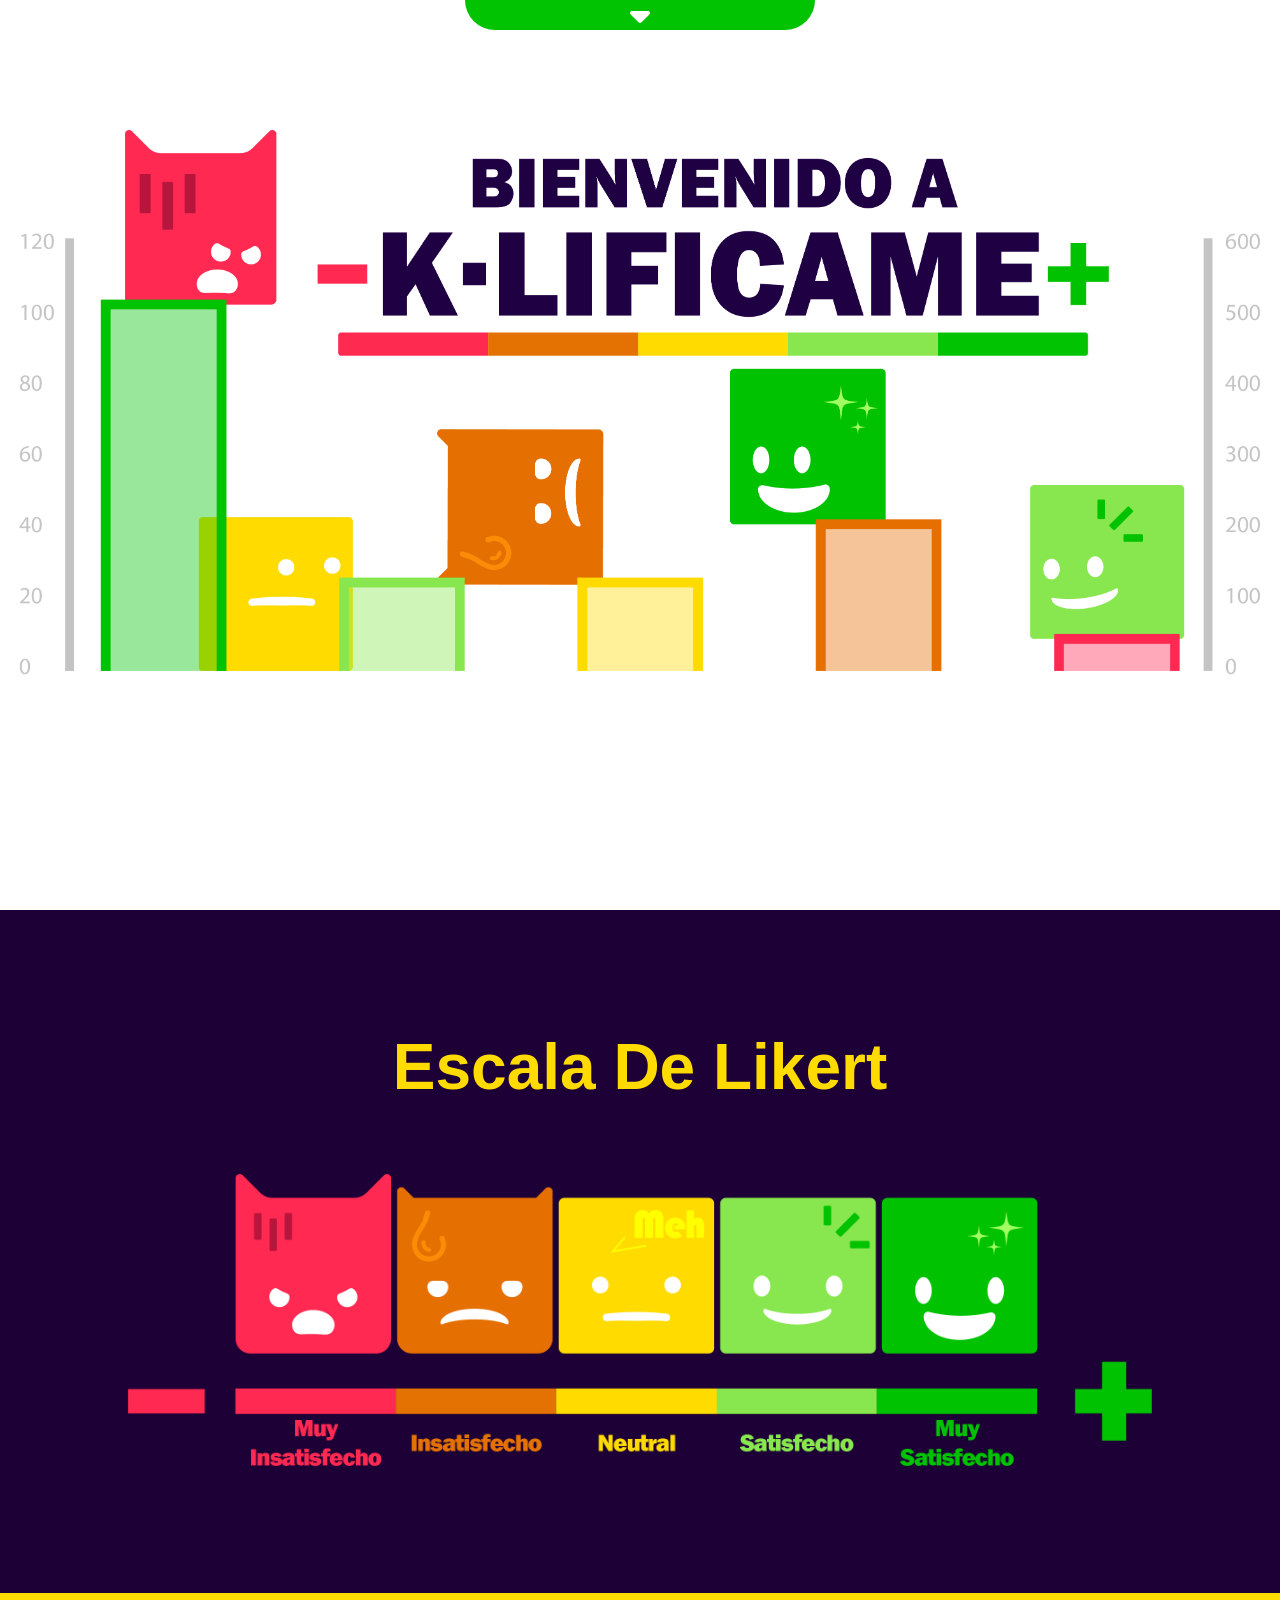
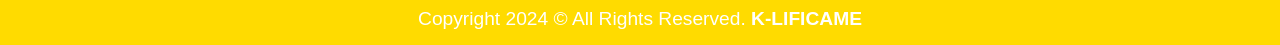
<file: index.html>
<!DOCTYPE html>
<html lang="es">

<head>
    <meta charset="UTF-8">
    <meta name="viewport" content="width=device-width, initial-scale=1.0">
    <!-- LOGO DE PESTAÑA -->
    <link rel="shortcut icon" href="img/Klificame Isotipo Color.png" type="image/x-icon">
    <!-- ESTILOS CSS -->
    <link rel="stylesheet" href="css/nav.css">
    <link rel="stylesheet" href="css/navigation.css">
    <link rel="stylesheet" href="css/footer.css">
    <link rel="stylesheet" href="css/home.css">
    <!-- FONT AWESOME -->
    <link rel="stylesheet" href="https://cdnjs.cloudflare.com/ajax/libs/font-awesome/6.4.0/css/all.min.css"
        integrity="sha512-iecdLmaskl7CVkqkXNQ/ZH/XLlvWZOJyj7Yy7tcenmpD1ypASozpmT/E0iPtmFIB46ZmdtAc9eNBvH0H/ZpiBw=="
        crossorigin="anonymous" referrerpolicy="no-referrer" />
    <title>K-LIFICAME</title>
    <script async src="https://pagead2.googlesyndication.com/pagead/js/adsbygoogle.js?client=ca-pub-9547226874325624"
     crossorigin="anonymous"></script>
</head>

<header>
    <!-- Si se va a ahorrar codigo esto deberia ser un include de PHP supongo -->
    <nav class="" id="nav">
        <div class="navContainer">
            <a href="index.html"><img src="img/Klificame Nav.png" alt="IMAGOTIPO K-LIFICAME" class="imagotipo"></a>
            <div class="containerIcon">
                <i class="fa-solid fa-bars menu navIcon" id="bars"></i>
                <i class="fa-solid fa-right-from-bracket exit navIcon"></i>
            </div>
        </div>
        <div class="lower" id="lowerInput">
            <i class="fa-solid fa-caret-up rowLower"></i>
        </div>
    </nav>
    <div class="true-menu" id="menu">
        <div class="menu-img">
            <img src="img/Klificame Isotipo Blanco.png" alt="ISOTIPO K-LIFICAME" class="img_navigation">
        </div>
        <div class="menu-options">
            <h1>Menú Principal</h1><br>
            <a href="index.html"><i class="fa-solid fa-house"></i> Inicio </a>
            <a href="newStatistics.html"><i class="fa-solid fa-chart-line"></i>
                Estadisticas Generales
            </a>
        </div>
    </div>
    <div class="background" id="bg_menu">
    </div>
    <!--FIN MENU-->
</header>

<body>
    <section class="container">
        <img src="img/Bienvenido Klificame.png" class="title" alt="Klificame Titulo">
        <div class="liker-scale">
            <h1 class="liker-title">Escala De Likert</h1>
            <img src="img/Escala Likert.png" class="liker-scale-img" alt="Escala De Liker">
        </div>
    </section>
    <script src="js/navigation.js"></script>
        <!-- COMIENZA EL FOOTER -->
    <footer class="pie-pagina">
        <div class="grupo-2">
            <small>Copyright 2024 &copy; All Rights Reserved. <b>K-LIFICAME</b></small>
        </div>
    </footer>
</body>

</html>
</file>
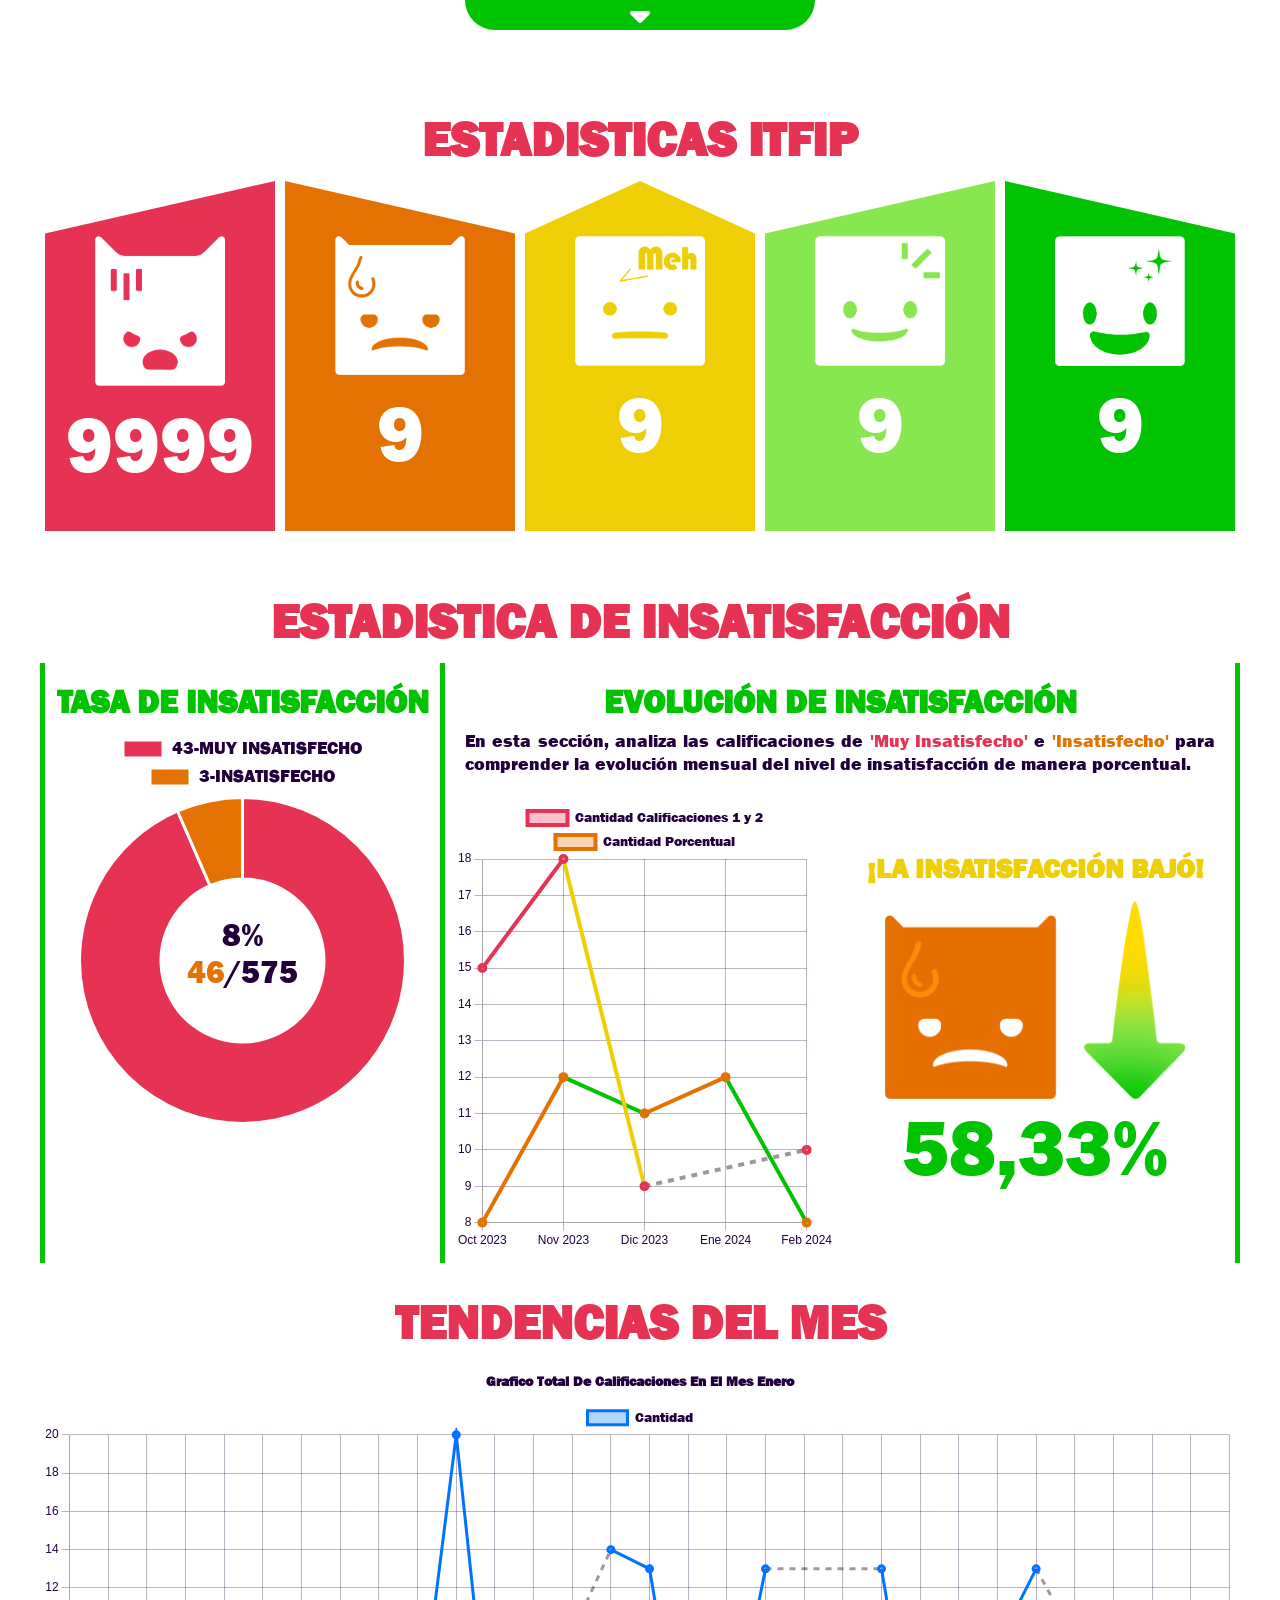
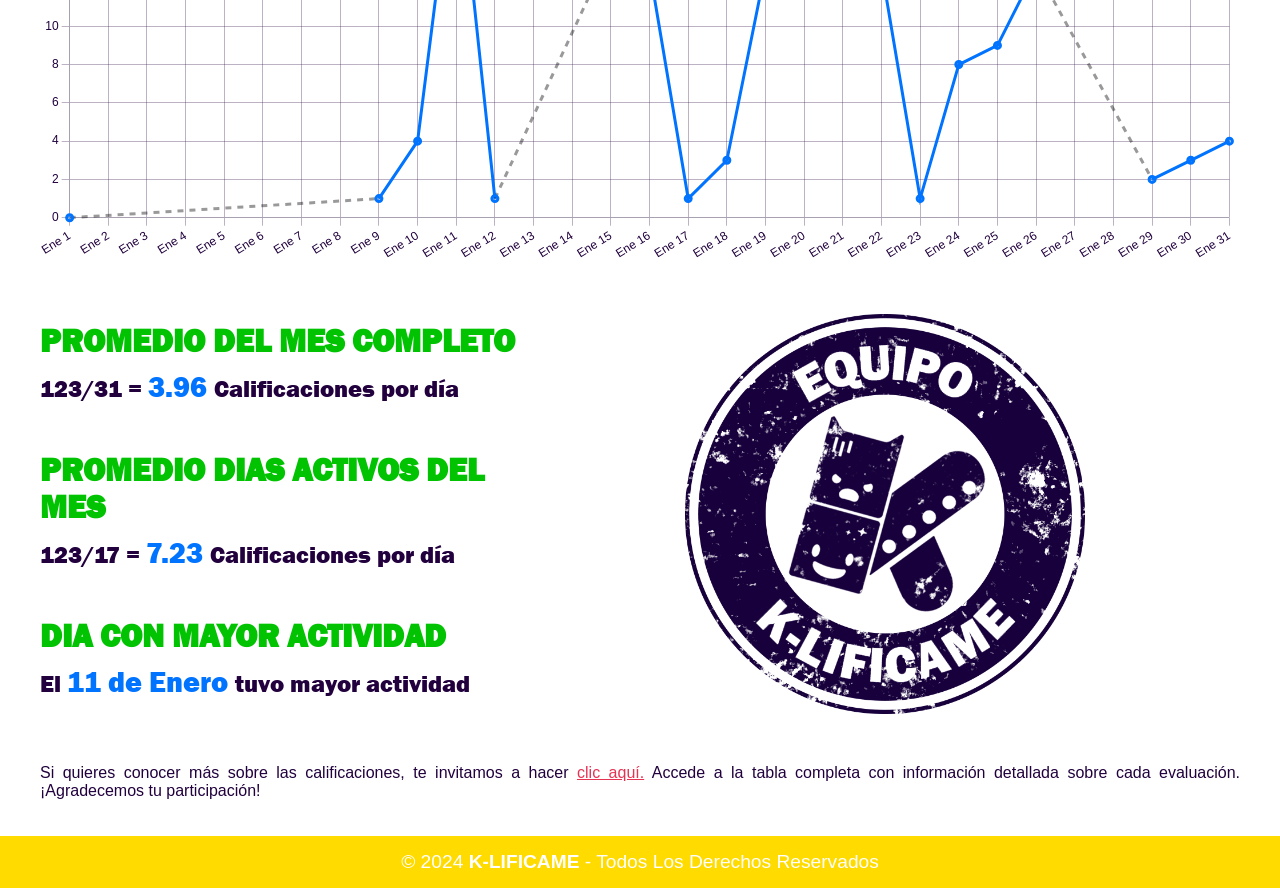
<file: newStatistics.html>
<!DOCTYPE html>
<html lang="es">

<head>
    <meta charset="UTF-8">
    <meta name="viewport" content="width=device-width, initial-scale=1.0">
    <!-- LOGO DE PESTAÑA -->
    <link rel="shortcut icon" href="img/Klificame Isotipo Color.png" type="image/x-icon">
    <!-- ESTILOS CSS -->
    <link rel="stylesheet" href="css/nav.css">
    <link rel="stylesheet" href="css/navigation.css">
    <link rel="stylesheet" href="css/footer.css">
    <link rel="stylesheet" href="css/statistics.css">
    <!-- FONT AWESOME -->
    <link rel="stylesheet" href="https://cdnjs.cloudflare.com/ajax/libs/font-awesome/6.4.0/css/all.min.css"
        integrity="sha512-iecdLmaskl7CVkqkXNQ/ZH/XLlvWZOJyj7Yy7tcenmpD1ypASozpmT/E0iPtmFIB46ZmdtAc9eNBvH0H/ZpiBw=="
        crossorigin="anonymous" referrerpolicy="no-referrer" />
    <title>K-LIFICAME</title>
    <script async src="https://pagead2.googlesyndication.com/pagead/js/adsbygoogle.js?client=ca-pub-9547226874325624"
     crossorigin="anonymous"></script>
</head>

<header>
        <!-- Si se va a ahorrar codigo esto deberia ser un include de PHP supongo -->
    <nav class="" id="nav">
        <div class="navContainer">
            <a href="index.html"><img src="img/Klificame Nav.png" alt="IMAGOTIPO K-LIFICAME" class="imagotipo"></a>
            <div class="containerIcon">
                <i class="fa-solid fa-bars menu navIcon" id="bars"></i>
                <i class="fa-solid fa-universal-access navIcon" id="accessibilityMenu"></i>
                <i class="fa-solid fa-file-pdf navIcon" id="report"></i>
                <i class="fa-solid fa-right-from-bracket exit navIcon"></i>
            </div>
        </div>
        <div class="lower" id="lowerInput">
            <i class="fa-solid fa-caret-up rowLower"></i>
        </div>
    </nav>
    <!--MENU ACCESIBILIDAD-->
    <div class="accessMenu" id="accessMenu">
        <div class="menu-img">
            <img src="img/Klificame Isotipo Blanco.png" alt="ISOTIPO K-LIFICAME" class="img_navigation">
        </div>
        <div class="menu-options">
            <h1>Accesibilidad</h1><br>
            <div class="optionDiv"><label for="darkTeme" id="darkModeInput"><i class="fa-solid fa-moon"></i> Tema Oscuro </label><input type="checkbox" id="darkTheme" name="scales" /></div>
        </div>
    </div>
    <div class="accessBackground" id="bg_access">
    </div>
    <!--MENU NORMAL-->
    <div class="true-menu" id="menu">
        <div class="menu-img">
            <img src="img/Klificame Isotipo Blanco.png" alt="ISOTIPO K-LIFICAME" class="img_navigation">
        </div>
        <div class="menu-options">
            <h1>Menú Principal</h1><br>
            <a href="index.html"><i class="fa-solid fa-house"></i> Inicio </a>
        </div>
    </div>
    <div class="background" id="bg_menu">
    </div>
    <!--FIN MENU-->
</header>

<body>
    <div class="container">
        <h1 class="title">ESTADISTICAS ITFIP</h1>
        <div class="calif-container" id="calif-container">
            <div class="Calif InActive1" id="Calif_1" style="background: #E63354;">
                <div class="statistic_container">
                    <div class="front">
                        <div class="scaleFace">
                            <img src="img/1_Blanco.png" id="Abrir_1" alt="Cara Muy Insatisfecho">
                            <p class="cantidad">9999</p>
                        </div>
                        <div class="DisActivePorcentajes ocultos" id="porcentajes_1">
                            <p class="porcentaje">8% Del Total</p>
                        </div>
                    </div>
                    <div class="DisActiveStatistic ocultos" id="statistic_1">
                        <div class="charts DisActiveCharts" id="chartBarContainer_1">
                             <canvas id="chartBar1" style="width: 100%; height: 100%;"></canvas>
                        </div>
                        <div class="charts DisActiveCharts" id="chartLineContainer_1">
                            <canvas id="chartLine1" style="width: 100%; height: 100%;"></canvas>
                       </div>
                    </div>
                    <div class="offices ocultos DisActiveChartOffice" id="chartOfiice1">
                        <p class="titleCal">MUY INSATISFECHO</p>
                        <div class="chart2">
                            <canvas id="chartBarHo1" style="width: 100%; height: 400px;"></canvas>
                        </div>
                    </div>
                </div>
            </div>
            <div class="Calif InActive2" id="Calif_2" style="background: #E47202;">
                <div class="statistic_container">
                    <div class="front">
                        <div class="scaleFace">
                            <img src="img/2_Blanco.png" id="Abrir_2" alt="Cara Muy Insatisfecho">
                            <p class="cantidad">9</p>
                        </div>
                        <div class="DisActivePorcentajes ocultos" id="porcentajes_2">
                            <p class="porcentaje">7.9% Del Total</p>
                        </div>
                    </div>
                    <div class="DisActiveStatistic ocultos" id="statistic_2">
                        <div class="charts DisActiveCharts" id="chartBarContainer_2">
                             <canvas id="chartBar2" style="width: 100%; height: 100%;"></canvas>
                        </div>
                        <div class="charts DisActiveCharts" id="chartLineContainer_2">
                            <canvas id="chartLine2" style="width: 100%; height: 100%;"></canvas>
                       </div>
                    </div>
                    <div class="offices ocultos DisActiveChartOffice" id="chartOfiice2">
                        <p class="titleCal">INSATISFECHO</p>
                        <div class="chart2">
                            <canvas id="chartBarHo2" style="width: 100%; height: 400px;"></canvas>
                        </div>
                    </div>
                </div>
            </div>
            <div class="Calif InActive3" id="Calif_3" style="background: #EECF05;">
                <div class="statistic_container">
                    <div class="front">
                        <div class="scaleFace">
                            <img src="img/3_Blanco.png" id="Abrir_3" alt="Cara Muy Insatisfecho">
                            <p class="cantidad">9</p>
                        </div>
                        <div class="DisActivePorcentajes ocultos" id="porcentajes_3">
                            <p class="porcentaje">7.9% Del Total</p>
                        </div>
                    </div>
                    <div class="DisActiveStatistic ocultos" id="statistic_3">
                        <div class="charts DisActiveCharts" id="chartBarContainer_3">
                             <canvas id="chartBar3" style="width: 100%; height: 100%;"></canvas>
                        </div>
                        <div class="charts DisActiveCharts" id="chartLineContainer_3">
                            <canvas id="chartLine3" style="width: 100%; height: 100%;"></canvas>
                       </div>
                    </div>
                    <div class="offices ocultos DisActiveChartOffice" id="chartOfiice3">
                        <p class="titleCal">NEUTRAL</p>
                        <div class="chart2">
                            <canvas id="chartBarHo3" style="width: 100%; height: 400px;"></canvas>
                        </div>
                    </div>
                </div>
            </div>
            <div class="Calif InActive1" id="Calif_4" style="background: #88E74F;">
                <div class="statistic_container">
                    <div class="front">
                        <div class="scaleFace">
                            <img src="img/4_Blanco.png" id="Abrir_4" alt="Cara Muy Insatisfecho">
                            <p class="cantidad">9</p>
                        </div>
                        <div class="DisActivePorcentajes ocultos" id="porcentajes_4">
                            <p class="porcentaje">7.9% Del Total</p>
                        </div>
                    </div>
                    <div class="DisActiveStatistic ocultos" id="statistic_4">
                        <div class="charts DisActiveCharts" id="chartBarContainer_4">
                             <canvas id="chartBar4" style="width: 100%; height: 100%;"></canvas>
                        </div>
                        <div class="charts DisActiveCharts" id="chartLineContainer_4">
                            <canvas id="chartLine4" style="width: 100%; height: 100%;"></canvas>
                       </div>
                    </div>
                    <div class="offices ocultos DisActiveChartOffice" id="chartOfiice4">
                        <p class="titleCal">SATISFECHO</p>
                        <div class="chart2">
                            <canvas id="chartBarHo4" style="width: 100%; height: 400px;"></canvas>
                        </div>
                    </div>
                </div>
            </div>
            <div class="Calif InActive2" id="Calif_5" style="background: #01C302;">
                <div class="statistic_container">
                    <div class="front">
                        <div class="scaleFace">
                            <img src="img/5_Blanco.png" id="Abrir_5" alt="Cara Muy Insatisfecho">
                            <p class="cantidad">9</p>
                        </div>
                        <div class="DisActivePorcentajes ocultos" id="porcentajes_5">
                            <p class="porcentaje">7.9% Del Total</p>
                        </div>
                    </div>
                    <div class="DisActiveStatistic ocultos" id="statistic_5">
                        <div class="charts DisActiveCharts" id="chartBarContainer_5">
                             <canvas id="chartBar5" style="width: 100%; height: 100%;"></canvas>
                        </div>
                        <div class="charts DisActiveCharts" id="chartLineContainer_5">
                            <canvas id="chartLine5" style="width: 100%; height: 100%;"></canvas>
                       </div>
                    </div>
                    <div class="offices ocultos DisActiveChartOffice" id="chartOfiice5">
                        <p class="titleCal">MUY SATISFECHO</p>
                        <div class="chart2">
                            <canvas id="chartBarHo5" style="width: 100%; height: 400px;"></canvas>
                        </div>
                    </div>
                </div>
            </div>
        </div><br><br>
        <h1 class="title">ESTADISTICA DE INSATISFACCIÓN</h1>
        <div class="dissatisfaction">
            <div class="dissatisfactionRate">
                <h2 class="subtitle">TASA DE INSATISFACCIÓN</h2>
                <canvas class="dissatisRateChart" id="chartDissatisRate"></canvas>
                <div class="RateP">
                    <p >8%</p>
                    <p><span>46</span>/575</p>
                </div> 
            </div>
            <div class="dissatisfactionEvolution">
                <h2 class="subtitle">EVOLUCIÓN DE INSATISFACCIÓN</h2>
                <p>En esta sección, analiza las calificaciones de <span class="Sp1"> 'Muy Insatisfecho' </span> e <span class="Sp2">'Insatisfecho'
                </span> para comprender la evolución mensual del nivel de insatisfacción de manera porcentual.</p>
                <div class="evolutionDissatis">
                    <div class="chartPercentage">
                        <canvas id="percentageChart" style="width: 100%; height: 100%;"></canvas>
                    </div>
                    <div class="percentage">
                        <h3 style="--colorSubtitulo: #EECF05;">¡LA INSATISFACCIÓN BAJÓ!</h3>
                        <img src="img/insatis_baja.png" alt="insatisfacción Bajo" class="InsatisEvoluImg">
                        <p class="percentageP" style="--colorPorcentaje: #01C302;">58,33%</p>
                    </div>
                </div>
            </div>
        </div>
        <h1 class="title">TENDENCIAS DEL MES</h1>
        <div class="monthTrends">
            <div class="monthTrendChartContainer">
                <canvas id="trendChart" style="width: 100%; height: 100%;"></canvas>
            </div>
            <div class="averages">
                <div class="average">
                    <h2 class="subtitle">PROMEDIO DEL MES COMPLETO</h2>
                    <P>123/31 = <span> 3.96 </span> Calificaciones por día</P>
                    <h2 class="subtitle">PROMEDIO DIAS ACTIVOS DEL MES</h2>
                    <P>123/17 = <span> 7.23 </span> Calificaciones por día</P>
                    <h2 class="subtitle">DIA CON MAYOR ACTIVIDAD</h2>
                    <P>El <span> 11 de Enero </span> tuvo mayor actividad</P>
                </div>
                <div class="sello">
                    <img class="selloLigth" src="img/sello.png" alt="Sello Equipo K-LIFICAME">
                    <img class="selloDark" src="img/selloDark.png" alt="Sello Equipo K-LIFICAME">
                </div>
            </div> 
        </div>
        <div class="Pfinal">
            <p class="viewMore">Si quieres conocer más sobre las calificaciones, te invitamos a hacer <a href="">clic aquí.</a> 
                Accede a la tabla completa con información detallada sobre cada evaluación. ¡Agradecemos tu participación!</p>
        </div>
    </div><br><br>
    <!-- COMIENZA EL FOOTER -->
    <footer class="pie-pagina">
        <div class="grupo-2">
            <small>&copy; 2024 <b>K-LIFICAME</b> - Todos Los Derechos Reservados</small>
        </div>
    </footer>
    <!--    SweetAlert2    -->
    <script src="js/cdn.jsdelivr.net_npm_sweetalert2@9.js"></script>
    <!--CHART.JS-->
    <script src="js/cdn.jsdelivr.net_npm_chart.js"></script>
    <script src="js/statistics.js"></script>
    <script src="js/navigation.js"></script>
    <script src="js/darkMode.js"></script>
    <script src="js/report.js"></script>
    <script>

document.addEventListener('DOMContentLoaded', function() {
    const darkModeInput = document.getElementById("darkModeInput");
    const darkThemeBox = document.getElementById("darkTheme");

    const chartBar1 = document.getElementById("chartBar1").getContext("2d");
    const chartBar2 = document.getElementById("chartBar2").getContext("2d");
    const chartBar3 = document.getElementById("chartBar3").getContext("2d");
    const chartBar4 = document.getElementById("chartBar4").getContext("2d");
    const chartBar5 = document.getElementById("chartBar5").getContext("2d");

    const chartLine1 = document.getElementById("chartLine1").getContext("2d");
    const chartLine2 = document.getElementById("chartLine2").getContext("2d");
    const chartLine3 = document.getElementById("chartLine3").getContext("2d");
    const chartLine4 = document.getElementById("chartLine4").getContext("2d");
    const chartLine5 = document.getElementById("chartLine5").getContext("2d");

    const chartBarHo1 = document.getElementById("chartBarHo1").getContext("2d");
    const chartBarHo2 = document.getElementById("chartBarHo2").getContext("2d");
    const chartBarHo3 = document.getElementById("chartBarHo3").getContext("2d");
    const chartBarHo4 = document.getElementById("chartBarHo4").getContext("2d");
    const chartBarHo5 = document.getElementById("chartBarHo5").getContext("2d");

    const chartDissatisRate = document.getElementById("chartDissatisRate").getContext("2d");
    const percentageChart = document.getElementById('percentageChart').getContext('2d');

    const trendChart = document.getElementById("trendChart").getContext("2d");
 
    const skippedWhite = (ctx, value) => ctx.p0.skip || ctx.p1.skip ? value : undefined;
    const skipped = (ctx, value) => ctx.p0.skip || ctx.p1.skip ? value : undefined;
    const down = (ctx, value) => ctx.p0.parsed.y > ctx.p1.parsed.y ? value : undefined;

    var borderColorPie;
    var chartColor;
    var chartGridColor;
    var skippedColor;

    function DarkModeCharts(){
        // Obtenemos el modo actual
        if (localStorage.getItem('dark-mode') === 'true') {
            borderColorPie = "#21003d";
            chartColor = "#fff";
            chartGridColor = "#ffffff4d";
            skippedColor = 'rgb(255,255,255,0.6)';
            darkThemeBox.checked = true;
        } else {                                            //DEPENDIENDO DE SI EN EL STORAGE ESTE ACTIVO O NO ES EL TEMA
            borderColorPie = "#fff";       //  QUE SE APLICARA A LA PAGINA
            chartColor = "#21003d";
            chartGridColor = "#21003d4d";
            skippedColor = 'rgb(0,0,0,0.4)';
            darkThemeBox.checked = false;
        }
    };

    DarkModeCharts();
    cargarGraficos();
    setInterval(DarkModeCharts, 100); // Consultar cada segundo


    var chartWeek_1 = new Chart(chartBar1, {
        type: "bar",
        data: {
            labels: ["15 ene - 19 ene", "22 ene - 26 ene"],
            datasets: [{
                label: "MUY INSATISFECHO",
                data: [4, 5],
                borderColor: '#FFFFFF',
                backgroundColor: '#FFFFFF4D',
                borderWidth: 3,
            }]
        },
        options: {
            plugins: {
                title: {
                    display: true,
                    text: "Grafico De Calificaciones En Las Semanas De Enero",
                    color: '#FFFFFF', // Color del texto del título
                },
                legend: {
                    labels: {
                        color: '#FFFFFF',  // Cambiar el color del texto del conjunto de datos
                        font: {
                            family: 'Franklin Gothic Heavy' 
                        }
                }
                }
            },
            scales: {
                x: {
                    ticks: {
                        color: '#FFFFFF',
                    },
                    grid: {
                        color: '#FFFFFF81'  // Color de las líneas del eje y
                    }
                },
                y: {
                    ticks: {
                        color: '#FFFFFF',
                    },
                    grid: {
                        color: '#FFFFFF81'  // Color de las líneas del eje y
                    }
                }
            }
        }
    });

    var chartMoths_1 = new Chart(chartLine1, {
        type: "line",
        data: {
            labels: ["Oct 2023", "Nov 2023", "Dic 2023", "Ene 2024"],
            datasets: [{
                label: "MUY INSATISFECHO",
                data: [7, 4, NaN, 9],
                borderColor: '#FFFFFF',
                backgroundColor: '#FFFFFF4D',
                borderWidth: 3,
                segment: {
                borderColor: ctx => skippedWhite(ctx, 'rgb(255,255,255,0.5)'),
                borderDash: ctx => skippedWhite(ctx, [6, 6]),
            },
            spanGaps: true
            }]
        },
        options: {
            plugins: {
                title: {
                    display: true,
                    text: "Grafico De Comparación Con Los Meses Anteriores",
                    color: '#FFFFFF', // Color del texto del título
                },
                legend: {
                    labels: {
                        color: '#FFFFFF',  // Cambiar el color del texto del conjunto de datos
                        font: {
                            family: 'Franklin Gothic Heavy' 
                        }
                }
                }
            },
            scales: {
                x: {
                    ticks: {
                        color: '#FFFFFF',
                    },
                    grid: {
                        color: '#FFFFFF81'  // Color de las líneas del eje y
                    }
                },
                y: {
                    ticks: {
                        color: '#FFFFFF',
                    },
                    grid: {
                        color: '#FFFFFF81'  // Color de las líneas del eje y
                    }
                }
            }
        }
    });

    var chartOffices_1 = new Chart(chartBarHo1, {
        type: "bar",
        data: {
            labels: ["Atención", "Vicerrectoria", "Atención", "Vicerrectoria", "Atención", "Vicerrectoria"],
            datasets: [{
                label: "MUY INSATISFECHO",
                data: [2, 7,5,6,9,12],
                borderColor: '#FFFFFF',
                backgroundColor: '#FFFFFF4D',
                borderWidth: 3,
            }]
        },
        options: {
            indexAxis: 'y', // Indica que el eje X debe ser horizontal
            responsive: true,
            plugins: {
                title: {
                    display: true,
                    text: "Grafico De Distribución Por Oficinas",
                    color: '#FFFFFF', // Color del texto del título
                },
                legend: {
                    labels: {
                        color: '#FFFFFF',  // Cambiar el color del texto del conjunto de datos
                        font: {
                            family: 'Franklin Gothic Heavy' 
                        }
                }
                }
            },
            scales: {
                x: {
                    ticks: {
                        color: '#FFFFFF',
                    },
                    grid: {
                        color: '#FFFFFF81'  // Color de las líneas del eje y
                    }
                },
                y: {
                    ticks: {
                        color: '#FFFFFF',
                    },
                    grid: {
                        color: '#FFFFFF81'  // Color de las líneas del eje y
                    }
                }
            }
        }
    });


    var chartWeek_2 = new Chart(chartBar2, {
        type: "bar",
        data: {
            labels: ["15 ene - 19 ene", "22 ene - 26 ene"],
            datasets: [{
                label: "INSATISFECHO",
                data: [4, 5],
                borderColor: '#FFFFFF',
                backgroundColor: '#FFFFFF4D',
                borderWidth: 3,
            }]
        },
        options: {
            plugins: {
                title: {
                    display: true,
                    text: "Grafico De Calificaciones En Las Semanas De Enero",
                    color: '#FFFFFF', // Color del texto del título
                },
                legend: {
                    labels: {
                        color: '#FFFFFF',  // Cambiar el color del texto del conjunto de datos
                        font: {
                            family: 'Franklin Gothic Heavy' 
                        }
                }
                }
            },
            scales: {
                x: {
                    ticks: {
                        color: '#FFFFFF',
                    },
                    grid: {
                        color: '#FFFFFF81'  // Color de las líneas del eje y
                    }
                },
                y: {
                    ticks: {
                        color: '#FFFFFF',
                    },
                    grid: {
                        color: '#FFFFFF81'  // Color de las líneas del eje y
                    }
                }
            }
        }
    });

    var chartMoths_2 = new Chart(chartLine2, {
        type: "line",
        data: {
            labels: ["Oct 2023", "Nov 2023", "Dic 2023", "Ene 2024"],
            datasets: [{
                label: "INSATISFECHO",
                data: [7, 4, 5, 9],
                borderColor: '#FFFFFF',
                backgroundColor: '#FFFFFF4D',
                borderWidth: 3,
                segment: {
                borderColor: ctx => skippedWhite(ctx, 'rgb(255,255,255,0.5)'),
                borderDash: ctx => skippedWhite(ctx, [6, 6]),
            },
            spanGaps: true
            }]
        },
        options: {
            plugins: {
                title: {
                    display: true,
                    text: "Grafico De Comparación Con Los Meses Anteriores",
                    color: '#FFFFFF', // Color del texto del título
                },
                legend: {
                    labels: {
                        color: '#FFFFFF',  // Cambiar el color del texto del conjunto de datos
                        font: {
                            family: 'Franklin Gothic Heavy' 
                        }
                }
                }
            },
            scales: {
                x: {
                    ticks: {
                        color: '#FFFFFF',
                    },
                    grid: {
                        color: '#FFFFFF81'  // Color de las líneas del eje y
                    }
                },
                y: {
                    ticks: {
                        color: '#FFFFFF',
                    },
                    grid: {
                        color: '#FFFFFF81'  // Color de las líneas del eje y
                    }
                }
            }
        }
    });

    var chartOffices_2 = new Chart(chartBarHo2, {
        type: "bar",
        data: {
            labels: ["Atención", "Vicerrectoria"],
            datasets: [{
                label: "INSATISFECHO",
                data: [2, 7],
                borderColor: '#FFFFFF',
                backgroundColor: '#FFFFFF4D',
                borderWidth: 3,
            }]
        },
        options: {
            indexAxis: 'y', // Indica que el eje X debe ser horizontal
            responsive: true,
            plugins: {
                title: {
                    display: true,
                    text: "Grafico De Distribución Por Oficinas",
                    color: '#FFFFFF', // Color del texto del título
                },
                legend: {
                    labels: {
                        color: '#FFFFFF',  // Cambiar el color del texto del conjunto de datos
                        font: {
                            family: 'Franklin Gothic Heavy' 
                        }
                }
                }
            },
            scales: {
                x: {
                    ticks: {
                        color: '#FFFFFF',
                    },
                    grid: {
                        color: '#FFFFFF81'  // Color de las líneas del eje y
                    }
                },
                y: {
                    ticks: {
                        color: '#FFFFFF',
                    },
                    grid: {
                        color: '#FFFFFF81'  // Color de las líneas del eje y
                    }
                }
            }
        }
    });


    var chartWeek_3 = new Chart(chartBar3, {
        type: "bar",
        data: {
            labels: ["15 ene - 19 ene", "22 ene - 26 ene"],
            datasets: [{
                label: "NEUTRAL",
                data: [4, 5],
                borderColor: '#FFFFFF',
                backgroundColor: '#FFFFFF4D',
                borderWidth: 3,
            }]
        },
        options: {
            plugins: {
                title: {
                    display: true,
                    text: "Grafico De Calificaciones En Las Semanas De Enero",
                    color: '#FFFFFF', // Color del texto del título
                },
                legend: {
                    labels: {
                        color: '#FFFFFF',  // Cambiar el color del texto del conjunto de datos
                        font: {
                            family: 'Franklin Gothic Heavy' 
                        }
                }
                }
            },
            scales: {
                x: {
                    ticks: {
                        color: '#FFFFFF',
                    },
                    grid: {
                        color: '#FFFFFF81'  // Color de las líneas del eje y
                    }
                },
                y: {
                    ticks: {
                        color: '#FFFFFF',
                    },
                    grid: {
                        color: '#FFFFFF81'  // Color de las líneas del eje y
                    }
                }
            }
        }
    });

    var chartMoths_3 = new Chart(chartLine3, {
        type: "line",
        data: {
            labels: ["Oct 2023", "Nov 2023", "Dic 2023", "Ene 2024"],
            datasets: [{
                label: "NEUTRAL",
                data: [7, 4, 5, 9],
                borderColor: '#FFFFFF',
                backgroundColor: '#FFFFFF4D',
                borderWidth: 3,
                segment: {
                borderColor: ctx => skippedWhite(ctx, 'rgb(255,255,255,0.5)'),
                borderDash: ctx => skippedWhite(ctx, [6, 6]),
            },
            spanGaps: true
            }]
        },
        options: {
            plugins: {
                title: {
                    display: true,
                    text: "Grafico De Comparación Con Los Meses Anteriores",
                    color: '#FFFFFF', // Color del texto del título
                },
                legend: {
                    labels: {
                        color: '#FFFFFF',  // Cambiar el color del texto del conjunto de datos
                        font: {
                            family: 'Franklin Gothic Heavy' 
                        }
                }
                }
            },
            scales: {
                x: {
                    ticks: {
                        color: '#FFFFFF',
                    },
                    grid: {
                        color: '#FFFFFF81'  // Color de las líneas del eje y
                    }
                },
                y: {
                    ticks: {
                        color: '#FFFFFF',
                    },
                    grid: {
                        color: '#FFFFFF81'  // Color de las líneas del eje y
                    }
                }
            }
        }
    });

    var chartOffices_3 = new Chart(chartBarHo3, {
        type: "bar",
        data: {
            labels: ["Atención", "Vicerrectoria"],
            datasets: [{
                label: "NEUTRAL",
                data: [2, 7],
                borderColor: '#FFFFFF',
                backgroundColor: '#FFFFFF4D',
                borderWidth: 3,
            }]
        },
        options: {
            indexAxis: 'y', // Indica que el eje X debe ser horizontal
            responsive: true,
            plugins: {
                title: {
                    display: true,
                    text: "Grafico De Distribución Por Oficinas",
                    color: '#FFFFFF', // Color del texto del título
                },
                legend: {
                    labels: {
                        color: '#FFFFFF',  // Cambiar el color del texto del conjunto de datos
                        font: {
                            family: 'Franklin Gothic Heavy' 
                        }
                }
                }
            },
            scales: {
                x: {
                    ticks: {
                        color: '#FFFFFF',
                    },
                    grid: {
                        color: '#FFFFFF81'  // Color de las líneas del eje y
                    }
                },
                y: {
                    ticks: {
                        color: '#FFFFFF',
                    },
                    grid: {
                        color: '#FFFFFF81'  // Color de las líneas del eje y
                    }
                }
            }
        }
    });


    var chartWeek_4 = new Chart(chartBar4, {
        type: "bar",
        data: {
            labels: ["15 ene - 19 ene", "22 ene - 26 ene"],
            datasets: [{
                label: "SATISFECHO",
                data: [4, 5],
                borderColor: '#FFFFFF',
                backgroundColor: '#FFFFFF4D',
                borderWidth: 3,
            }]
        },
        options: {
            plugins: {
                title: {
                    display: true,
                    text: "Grafico De Calificaciones En Las Semanas De Enero",
                    color: '#FFFFFF', // Color del texto del título
                },
                legend: {
                    labels: {
                        color: '#FFFFFF',  // Cambiar el color del texto del conjunto de datos
                        font: {
                            family: 'Franklin Gothic Heavy' 
                        }
                }
                }
            },
            scales: {
                x: {
                    ticks: {
                        color: '#FFFFFF',
                    },
                    grid: {
                        color: '#FFFFFF81'  // Color de las líneas del eje y
                    }
                },
                y: {
                    ticks: {
                        color: '#FFFFFF',
                    },
                    grid: {
                        color: '#FFFFFF81'  // Color de las líneas del eje y
                    }
                }
            }
        }
    });

    var chartMoths_4 = new Chart(chartLine4, {
        type: "line",
        data: {
            labels: ["Oct 2023", "Nov 2023", "Dic 2023", "Ene 2024"],
            datasets: [{
                label: "SATISFECHO",
                data: [7, 4, 5, 9],
                borderColor: '#FFFFFF',
                backgroundColor: '#FFFFFF4D',
                borderWidth: 3,
                segment: {
                borderColor: ctx => skippedWhite(ctx, 'rgb(255,255,255,0.5)'),
                borderDash: ctx => skippedWhite(ctx, [6, 6]),
            },
            spanGaps: true
            }]
        },
        options: {
            plugins: {
                title: {
                    display: true,
                    text: "Grafico De Comparación Con Los Meses Anteriores",
                    color: '#FFFFFF', // Color del texto del título
                },
                legend: {
                    labels: {
                        color: '#FFFFFF',  // Cambiar el color del texto del conjunto de datos
                        font: {
                            family: 'Franklin Gothic Heavy' 
                        }
                }
                }
            },
            scales: {
                x: {
                    ticks: {
                        color: '#FFFFFF',
                    },
                    grid: {
                        color: '#FFFFFF81'  // Color de las líneas del eje y
                    }
                },
                y: {
                    ticks: {
                        color: '#FFFFFF',
                    },
                    grid: {
                        color: '#FFFFFF81'  // Color de las líneas del eje y
                    }
                }
            }
        }
    });

    var chartOffices_4 = new Chart(chartBarHo4, {
        type: "bar",
        data: {
            labels: ["Atención", "Vicerrectoria"],
            datasets: [{
                label: "SATISFECHO",
                data: [2, 7],
                borderColor: '#FFFFFF',
                backgroundColor: '#FFFFFF4D',
                borderWidth: 3,
            }]
        },
        options: {
            indexAxis: 'y', // Indica que el eje X debe ser horizontal
            responsive: true,
            plugins: {
                title: {
                    display: true,
                    text: "Grafico De Distribución Por Oficinas",
                    color: '#FFFFFF', // Color del texto del título
                },
                legend: {
                    labels: {
                        color: '#FFFFFF',  // Cambiar el color del texto del conjunto de datos
                        font: {
                            family: 'Franklin Gothic Heavy' 
                        }
                }
                }
            },
            scales: {
                x: {
                    ticks: {
                        color: '#FFFFFF',
                    },
                    grid: {
                        color: '#FFFFFF81'  // Color de las líneas del eje y
                    }
                },
                y: {
                    ticks: {
                        color: '#FFFFFF',
                    },
                    grid: {
                        color: '#FFFFFF81'  // Color de las líneas del eje y
                    }
                }
            }
        }
    });


    var chartWeek_5 = new Chart(chartBar5, {
        type: "bar",
        data: {
            labels: ["15 ene - 19 ene", "22 ene - 26 ene"],
            datasets: [{
                label: "MUY SATISFECHO",
                data: [4, 5],
                borderColor: '#FFFFFF',
                backgroundColor: '#FFFFFF4D',
                borderWidth: 3,
            }]
        },
        options: {
            plugins: {
                title: {
                    display: true,
                    text: "Grafico De Calificaciones En Las Semanas De Enero",
                    color: '#FFFFFF', // Color del texto del título
                },
                legend: {
                    labels: {
                        color: '#FFFFFF',  // Cambiar el color del texto del conjunto de datos
                        font: {
                            family: 'Franklin Gothic Heavy' 
                        }
                }
                }
            },
            scales: {
                x: {
                    ticks: {
                        color: '#FFFFFF',
                    },
                    grid: {
                        color: '#FFFFFF81'  // Color de las líneas del eje y
                    }
                },
                y: {
                    ticks: {
                        color: '#FFFFFF',
                    },
                    grid: {
                        color: '#FFFFFF81'  // Color de las líneas del eje y
                    }
                }
            }
        }
    });

    var chartMoths_5 = new Chart(chartLine5, {
        type: "line",
        data: {
            labels: ["Oct 2023", "Nov 2023", "Dic 2023", "Ene 2024"],
            datasets: [{
                label: "MUY SATISFECHO",
                data: [7, 4, 5, 9],
                borderColor: '#FFFFFF',
                backgroundColor: '#FFFFFF4D',
                borderWidth: 3,
                segment: {
                borderColor: ctx => skippedWhite(ctx, 'rgb(255,255,255,0.5)'),
                borderDash: ctx => skippedWhite(ctx, [6, 6]),
            },
            spanGaps: true
            }]
        },
        options: {
            plugins: {
                title: {
                    display: true,
                    text: "Grafico De Comparación Con Los Meses Anteriores",
                    color: '#FFFFFF', // Color del texto del título
                },
                legend: {
                    labels: {
                        color: '#FFFFFF',  // Cambiar el color del texto del conjunto de datos
                        font: {
                            family: 'Franklin Gothic Heavy' 
                        }
                }
                }
            },
            scales: {
                x: {
                    ticks: {
                        color: '#FFFFFF',
                    },
                    grid: {
                        color: '#FFFFFF81'  // Color de las líneas del eje y
                    }
                },
                y: {
                    ticks: {
                        color: '#FFFFFF',
                    },
                    grid: {
                        color: '#FFFFFF81'  // Color de las líneas del eje y
                    }
                }
            }
        }
    });

    var chartOffices_5 = new Chart(chartBarHo5, {
        type: "bar",
        data: {
            labels: ["Atención", "Vicerrectoria"],
            datasets: [{
                label: "MUY SATISFECHO",
                data: [2, 7],
                borderColor: '#FFFFFF',
                backgroundColor: '#FFFFFF4D',
                borderWidth: 3,
            }]
        },
        options: {
            indexAxis: 'y', // Indica que el eje X debe ser horizontal
            responsive: true,
            plugins: {
                title: {
                    display: true,
                    text: "Grafico De Distribución Por Oficinas",
                    color: '#FFFFFF', // Color del texto del título
                },
                legend: {
                    labels: {
                        color: '#FFFFFF',  // Cambiar el color del texto del conjunto de datos
                        font: {
                            family: 'Franklin Gothic Heavy'
                            
                        }
                    }
                }
            },
            scales: {
                x: {
                    ticks: {
                        color: '#FFFFFF',
                    },
                    grid: {
                        color: '#FFFFFF81'  // Color de las líneas del eje y
                    }
                },
                y: {
                    ticks: {
                        color: '#FFFFFF',
                    },
                    grid: {
                        color: '#FFFFFF81'  // Color de las líneas del eje y
                    }
                }
            }
        },
    });

//////////    GRAFICOS AFECTADOS POR DARK MODE   ///////////////////////////////////////////
    var chartDisRatePie;
    var chartPercentage;
    var chartTrends;

    function cargarGraficos(){
        setTimeout(function() {
        
            chartDisRatePie = new Chart(chartDissatisRate, {
                type: "doughnut",
                data: {
                    labels: ["43-MUY INSATISFECHO", "3-INSATISFECHO"],
                    datasets: [{
                        label: "Cantidad Total",
                        data: [43, 3],
                        backgroundColor: ['#E63354','#E47202'],
                        borderColor: borderColorPie,
                        borderWidth: 3,
                    }]
                },
                options: {
                    plugins: {
                        legend: {
                            labels: {
                                color: chartColor,
                                font: {
                                    size: 18,
                                    family: 'Franklin Gothic Heavy'
                                    
                                }
                            }
                        }
                    },
                }
            });
        
            chartPercentage = new Chart(percentageChart, {
            type: 'line',
            data: {
                labels: ['Oct 2023', 'Nov 2023', 'Dic 2023', 'Ene 2024', 'Feb 2024'],
                datasets: [{
                label: 'Cantidad Calificaciones 1 y 2',
                data: [15, 18, 9, NaN, 10],
                borderColor: '#E63354',
                backgroundColor: '#E633544d',
                borderWidth: 4,
                segment: {
                    borderColor: ctx => skipped(ctx, skippedColor) || down(ctx, 'rgb(238, 207, 5)'),
                    borderDash: ctx => skipped(ctx, [6, 6]),
                },
                spanGaps: true
                },
                {
                label: 'Cantidad Porcentual',
                data: [8, 12, 11, 12, 8],
                borderColor: '#E47202',
                backgroundColor: '#E472024d',
                borderWidth: 4,
                segment: {
                    borderColor: ctx => skipped(ctx, skippedColor) || down(ctx, 'rgb(1, 195, 2)'),
                    borderDash: ctx => skipped(ctx, [6, 6]),
                },
                spanGaps: true
                }]
            },
            options: {
                scales: {
                y: {
                    beginAtZero: true
                }
                },
                plugins: {
                    legend: {
                        labels: {
                            color: chartColor,
                            font: {
                                size: 14,
                                family: 'Franklin Gothic Heavy'
                                
                            }
                        }
                    }
                },
                scales: {
                    x: {
                        ticks: {
                            color: chartColor,
                        },
                        grid: {
                            color: chartGridColor  // Color de las líneas del eje y
                        }
                    },
                    y: {
                        ticks: {
                            color: chartColor
                        },
                        grid: {
                            color: chartGridColor  // Color de las líneas del eje y
                        }
                    }
                }
            }
            });
            
            chartTrends = new Chart(trendChart, {
            type: 'line',
            data: {
                labels: ['Ene 1', 'Ene 2', 'Ene 3', 'Ene 4', 'Ene 5', 'Ene 6', 'Ene 7', 'Ene 8', 'Ene 9', 'Ene 10', 'Ene 11', 'Ene 12', 'Ene 13', 'Ene 14', 'Ene 15', 'Ene 16', 'Ene 17', 'Ene 18', 'Ene 19', 'Ene 20', 'Ene 21', 'Ene 22', 'Ene 23', 'Ene 24', 'Ene 25', 'Ene 26', 'Ene 27', 'Ene 28', 'Ene 29', 'Ene 30', 'Ene 31'],
                datasets: [{
                label: 'Cantidad',
                data: [0, NaN, NaN, NaN, NaN, NaN, NaN, NaN, 1, 4, 20, 1, NaN, NaN, 14, 13, 1, 3, 13, NaN, NaN, 13, 1, 8, 9, 13, NaN, NaN, 2, 3, 4],
                borderColor: '#0073ff',
                backgroundColor: '#0073ff4d',
                borderWidth: 3,
                segment: {
                    borderColor: ctx => skipped(ctx, skippedColor),
                    borderDash: ctx => skipped(ctx, [6, 6]),
                },
                spanGaps: true
                }]
            },
            options: {
                scales: {
                y: {
                    beginAtZero: true
                }
                },
                plugins: {
                    title: {
                        display: true,
                        text: "Grafico Total De Calificaciones En El Mes Enero",
                        color: chartColor, // Color del texto del título
                        font: {
                            size: 14,
                            family: 'Franklin Gothic Heavy'
                        }
                    },
                    legend: {
                        labels: {
                            color: chartColor,
                            font: {
                                size: 14,
                                family: 'Franklin Gothic Heavy'
                            }
                        }
                    }
                },
                scales: {
                    x: {
                        ticks: {
                            color: chartColor,
                        },
                        grid: {
                            color: chartGridColor  // Color de las líneas del eje y
                        }
                    },
                    y: {
                        ticks: {
                            color: chartColor
                        },
                        grid: {
                            color: chartGridColor  // Color de las líneas del eje y
                        }
                    }
                }
            }
            });
        }, 200);  // 3000 milisegundos = 3 segundos
    }

    darkModeInput.addEventListener("click", function(){
        chartDisRatePie.destroy();
        chartPercentage.destroy();
        chartTrends.destroy();
        cargarGraficos();
    }); 

});

    </script>
</body>

</html>
</file>
<file: css/nav.css>
@font-face {
    font-family: 'Franklin Gothic Heavy'; /* Nombre de la fuente que usarás en CSS */
    src: url('../fonts/FRAHV.TTF') format('truetype');
    font-weight: normal; /* Peso de la fuente */
    font-style: normal; /* Estilo de la fuente (normal, italic, etc.) */
}

* {
    margin: 0;
    padding: 0;
    box-sizing: border-box;
    text-decoration: none;
    font-family: sans-serif;
}

nav{
    display: flex;
    flex-direction: column;
    align-items: center;
    position: fixed;
    top: 0;
    height: 130px;
    width: 100%;
    transform: translateY(-100px);
    transition: all .7s;
    z-index: 3;
}

.navContainer{
    display: flex;
    align-items: center;
    height: 100px;
    width: 100%;
    background: #01C302;
}

.lower{
    display: flex;
    justify-content: center;
    align-items: center;
    height: 30px;
    width: 350px;
    border-bottom-right-radius: 200px;
    border-bottom-left-radius: 200px;
    background: #01C302;
    color: #fff;
    font-size: 2em;
    transition: all .5s;
      /* Animación de flote (arriba-abajo) */
  animation: floatScroll 2s ease-in-out infinite;
}

/* 1. Animación del ratón flotando en el espacio */
@keyframes floatScroll {
  0% { transform: translate(0%, 0px); }
  50% { transform: translate(0%, -5px); } /* Sube 15px */
  100% { transform: translate(0%, 0px); }
}


.lower .rowLower{
    transform: rotate(540deg);
    transition: all .5s;
}

.activeLower{
    transform: translateY(-20px);
}

.activeLower .rowLower{
    transform: rotate(0deg);
}

.lower:hover{
    cursor: pointer;
}

.imagotipo{
    width: 550px;
    margin-left: 20px;
}

.activeNav{
    transform: translateY(0px);
}

nav .navIcon{
    color: #fff;
    font-size: 3.5em;
    margin-left: 15px;
    margin-right: 15px;
    transition: all .5s;
}

nav .navIcon:hover{
    cursor: pointer;
    transform: scale(105%);
}

.containerIcon{
    right: 0;
    position: absolute;
    margin-right: 50px;
}

@media screen and (max-width: 1366px) {
    nav{
        height: 110px;
        transform: translateY(-80px);
    }

    .imagotipo{
        width: 450px;
        margin-left: 20px;
    }

    nav .navIcon{
        font-size: 3em;
    }
}
</file>
<file: css/navigation.css>
/*  MENU DE NAVEGACION  */

.background{
    top: 0;
    z-index: 1;
    width: 100%;
    height: 100%;
    position: fixed;
    background: rgba(255, 41, 82, .5);
    opacity: 0;
    display: none;
}

.accessBackground{
    top: 0;
    z-index: 1;
    width: 100%;
    height: 100%;
    position: fixed;
    background: rgb(56, 0, 106, .5);
    opacity: 0;
    display: none;
}

.true-menu{
    background: #FF2952;
    top: 0;
    position: fixed;
    width: 480px;
    height: 100%;
    z-index: 2;
    display: flex;
    align-items: center;
    flex-direction: column;
    transform: translateX(-480px);
}

.accessMenu{
    background: #38006a;
    top: 0;
    right: 0;
    position: fixed;
    width: 480px;
    height: 100%;
    z-index: 2;
    display: flex;
    align-items: center;
    flex-direction: column;
    transform: translateX(480px);
}

.active1{
    transition: all .6s;
    transform: translateX(0px);
}

.disable1{
    transition: all .6s;
    transform: translateX(-480px);
}

.active2{
    transition: all 1.5s;
    display: block;
    opacity: 1;

}

.disable2{
    transition: all 1.5s;
    opacity: 0;
    display: none;
}

.activeAccess1{
    transition: all .6s;
    transform: translateX(0px);
}

.disableAccess1{
    transition: all .6s;
    transform: translateX(480px);
}

.activeAccess2{
    transition: all 1.5s;
    display: block;
    opacity: 1;

}

.disableAccess2{
    transition: all 1.5s;
    opacity: 0;
    display: none;
}

.img_navigation{
    width: auto;
    height: 250px;
    margin-top: 50px;
}

.menu-options{
    margin-top: 60px;
    font-size: 1.3em;
    color: #fff;
    display: flex;
    flex-direction: column;
    font-family: sans-serif;
    overflow-y: auto; /* Agrega una barra de desplazamiento vertical cuando sea necesario */
    max-height: 600px; /* Define una altura máxima para el div antes de que aparezca la barra de desplazamiento */
    width: 400px;
}

/* Estilo para la barra de desplazamiento vertical */
.menu-options::-webkit-scrollbar {
    width: 12px; /* Ancho de la barra de desplazamiento */
    height: 12px; /* Altura de la barra de desplazamiento */
    background-color: #ffffff47; /* Color de fondo de la barra de desplazamiento */
}

/* Estilo para el mango (scroll thumb) de la barra de desplazamiento */
.menu-options::-webkit-scrollbar-thumb {
    background-color: #00000022; /* Color del mango de la barra de desplazamiento */
    border-radius: 6px; /* Radio de borde del mango de la barra de desplazamiento */
}

/* Estilo para la pista (scroll track) de la barra de desplazamiento */
.menu-options::-webkit-scrollbar-track {
    background-color: #ffffff47; /* Color de fondo de la pista de la barra de desplazamiento */
}

.menu-options a{
    font-size: 1.2em;
    font-weight: bold;
    margin-bottom: 40px;
}

.menu-options a:link{
    color: #fff;
}
.menu-options a:visited{
    color: #fff;
}
.menu-options a:hover{
    text-decoration: underline;
    cursor: pointer;
}

.menu-options a img{
    height: auto;
    width: 40px;
}

.menu-options label{
    font-size: 1.2em;
    font-weight: bold;
    color: #fff;
}

.menu-options label:hover{
    text-decoration: underline;
    cursor: pointer;
}

.optionDiv{
    display: flex;
    align-items: center;
    flex-direction: row;
    height: 30px;
    width: 300px;
    margin-bottom: 40px;
}

input[type="checkbox"]{
    margin-left: 20px;
    appearance: none;
    -webkit-appearance: none;
    height: 30px;
    width: 30px;
    cursor: pointer;
    border-radius: 5px;
    display: flex;
    justify-content: center;
    align-items: center;
}

input[type="checkbox"]::after{
    font-family: "Font Awesome 5 Free";
    font-weight: 900;
    font-size: 2em;
    content: "\f00c";
    color: #38006a;
    display: none;
}
input[type="checkbox"]:checked{
    background: #fff;
}

input[type="checkbox"]:checked::after{
    display: block;
}

/*  FIN MENU NAVEGACION  */
</file>
<file: css/footer.css>
* {
    margin: 0;
    padding: 0;
    box-sizing: border-box;
    text-decoration: none;
    font-family: sans-serif;
}

.pie-pagina .grupo-2 {
    background-color: #FFDB00;
    padding: 15px 10px;
    text-align: center;
    color: #fff;
}

.pie-pagina .grupo-2 small {
    font-size: 1.2em;
}
</file>
<file: css/home.css>
.container{
    display: flex;
    flex-direction: column;
    align-items: center;
}

.title{
    margin-top: 130px;
    width: auto;
    height: 550px;
    margin-bottom: 180px;
}

.container-description{
    margin-top: 50px;
    display: flex;
    flex-direction: row;
    margin-bottom: 100px;
}

.description-title{
    font-size: 2.5em;
    color: #FF2952;
}

.description-info{
    margin: 0 100px 0 100px;
    justify-content: center;
    display: flex;
    flex-direction: column;
    align-items: center;
}

.description-img{
    margin-left: 100px;
}

.img_description{
    width: auto;
    height: 580px;
}

.img_description2{
    width: auto;
    height: 580px;
    margin-right: 100px;
}

.description-lorem{
    text-align: justify;
    font-size: 1.3em;
    margin-top: 40px;
    color: #000;
}

.description-lorem span{
    font-weight: bold;
    color: #fff;
    background: #00C201;
    display: inline-block;
    text-align: center;
    width: 30px;
    height: 30px;
    padding: 4px;
    border-radius: 50%;
}

.description-lorem i{
    font-size: 1.5em;
    color: #FF2952;
}

.description-lorem a{
    text-decoration: none;
    font-weight: bold;
    color: #FF2952;
}

/*LIKER SCALE ZONE*/

.liker-scale{
    background: #1d0035;
    margin-top: 50px;
    display: flex;
    flex-direction: column;
    align-items: center;
    justify-content: center;
}

.liker-title{
    margin-top: 120px;
    margin-bottom: 70px;
    font-size: 4em;
    color: #FFDB00;
}

.liker-scale-img{
    width: 80%;
    height: auto;
    margin-bottom: 120px;
}
</file>
<file: css/statistics.css>
body {
    overflow-x: hidden;
    transition: all .5s;
}

body.dark{
    background: #21003d;
}

.container{
    margin-top: 110px;
    display: flex;
    flex-direction: column;
    align-items: center;
    width: 100%;
    height: 100%;
    
}

.title{
    margin-bottom: 10px;
    color: #E63354;
    font-family: 'Franklin Gothic Heavy';
    font-size: 3em;
}

.subtitle{
    margin-bottom: 10px;
    color: #01C302;
    font-family: 'Franklin Gothic Heavy';
    font-size: 2.4em;
    margin-top: 20px;
}

.statistic_container{
    display: flex;
    width: 100%;
    height: 100%;
    align-items: center;
    flex-direction: row;
    transition: all 1s;
}

.calif-container{
    width: 1300px;
    height: 400px;
    display: flex;
    transition: all 1s;
    margin-bottom: 25px;
}

.Calif{
    width: 250px;
    height: 400px;
    margin-left: 5px;
    margin-right: 5px;
    transition: all 1s;
}

.InActive1{
    clip-path: polygon(0 15%, 100% 0, 100% 100%, 0% 100%);
}

.InActive2{
    clip-path: polygon(0 0, 100% 15%, 100% 100%, 0% 100%);
}

.InActive3{
    clip-path: polygon(50% 0%, 100% 15%, 100% 100%, 0 100%, 0 15%);
}

.InActive1:hover, .InActive2:hover, .InActive3:hover{
    transform: scaleY(107%);
}

.scaleFace img:hover{
    cursor: pointer;
    transform: scaleX(107%);
}

.activeContainer{
    width: 1300px;
    height: 550px;
    display: flex;
}

.active{
    width: 1300px;
    height: 550px;
    margin-left: 0px;
    margin-right: 0px;
}

.disActive{
    width: 0px;
    height: 550px;
    margin-left: 0px;
    margin-right: 0px;
    position: inherit;
    
}

/**************************************************************************************/

.front{
    display: flex;
    flex-direction: column;
    align-items: center;
    width: 250px;
    height: 100%;
    transition: all .5s;
    left: 0;
    
}

.scaleFace{
    width: 250px;
    height: 350;
    text-align: center;
    display: flex;
    flex-direction: column;
    align-items: center;
}

.scaleFace img{
    margin-top: 55px;
    width: 150px;
    height: auto;
    vertical-align: bottom;
    transition: all .5s;
}

.front .cantidad{
    color: #fff;
    font-family: 'Franklin Gothic Heavy';
    font-size: 6em;
    margin-top: 10px;
}

.front .porcentaje{
    color: #fff;
    font-family: sans-serif;
    font-weight: bold;
    font-size: 3em;
    margin-top: 30px;
    text-align: center;
}

.ocultos{
    transition: all .5s;
    overflow: hidden;
}

#chartBarContainer_1, #chartBarContainer_2, #chartBarContainer_3, #chartBarContainer_4, #chartBarContainer_5{    
    border-bottom: solid #fff 3px;
}

.offices{
    display: flex;
    align-items: center;
    flex-direction: column;
    width: 430px;
    height: 550px;
}

.titleCal{
    color: #fff;
    font-family: 'Franklin Gothic Heavy';
    font-size: 2.6em;
    margin-top: 20px;
    border-bottom: solid #fff 3px;
}

.ActivePorcentajes{
    height: 150px;
    width: 250px;
    border-top: solid #fff 3px;
}

.DisActivePorcentajes{
    width: 300px;
    height: 0px;
}

.ActiveStatistic{
    width: 600px;
    height: 500px;
    border-left: solid #fff 3px;
    border-right: solid #fff 3px;
    display: flex;
    flex-direction: column;
}

.DisActiveStatistic{
    width: 0px;
    height: 500px;
}

.ActiveCharts{
    width: 600px;
    height: 250px;
    display: flex;
    justify-content: center;
}

.ActiveChartOffice{
    display: flex;
}

.DisActiveChartOffice{
    display: none;
}

.chart2{
    width: 400px;
    height: 500px;
    display: flex;
    align-items: center;
    position: relative;
}

.DisActiveCharts{
    display: none;
}


/********************************************************************************/


.dissatisfaction{
    width: 1400px;
    height: 700px;
    display: flex;
}

.dissatisfactionRate{
    width: 550px;
    height: 650px;
    position: relative;
    display: flex;
    flex-direction: column;
    justify-content: flex-start;
    align-items: center;
    border-right: solid #01C302 5px;
    border-left: solid #01C302 5px;
}

.RateP{
    position: absolute;
    display: flex;
    flex-direction: column;
    justify-content: center;
    align-items: center;
    font-size: 3.5em;
    margin-top: 250px;
    text-align: center;
    z-index: 0;
    width: 180px;
    height: 160px;
    color: #21003d;
    height: 200px;
}

body.dark .RateP p{
    color: #fff;
}

.RateP p{
    font-family: 'Franklin Gothic Heavy';
}

.RateP span{
    font-family: 'Franklin Gothic Heavy';
    color: #E47202;
}

.dissatisfactionEvolution{
    height: 650px;
    width: 850px;
    display: flex;
    flex-direction: column;
    justify-content: flex-start;
    align-items: center;
    border-right: solid #01C302 5px;
}

.dissatisfactionEvolution p{
    color: #21003d;
    font-family: 'Franklin Gothic Heavy';
    text-align: justify;
    margin-left: 20px;
    margin-right: 20px;
    font-size: 1.1em;
}

body.dark .dissatisfactionEvolution p{
    color: #fff;
}

.dissatisfactionEvolution .Sp1{
    color: #E63354;
    font-family: 'Franklin Gothic Heavy';
}

.dissatisfactionEvolution .Sp2{
    color: #E47202;
    font-family: 'Franklin Gothic Heavy';
}

.evolutionDissatis{
    display: flex;
    flex-direction: row;
    justify-content: center;
}

.percentage{
    width: 400px;
    display: flex;
    flex-direction: column;
    justify-content: center;
    align-items: center;
}

.percentage .percentageP{
    font-size: 5em;
    color: var(--colorPorcentaje);
}

body.dark .percentage .percentageP{
    font-size: 5em;
    color: var(--colorPorcentaje);
}

.percentage h3{
    font-size: 1.7em;
    font-family: 'Franklin Gothic Heavy';
    color: var(--colorSubtitulo);
    margin-bottom: 15px;
}

body.dark .percentage h3{
    color: var(--colorSubtitulo);
}

.InsatisEvoluImg{
    width: 350px;
}

.chartPercentage{
    height: 550px;
    width: 380px;
    display: flex;
    justify-content: center;
    align-items: center;
}

/********************************************************************************************/
.monthTrends{
    display: flex;
    flex-direction: column;
    align-items: center;
    width: 1300px;
}

.monthTrendChartContainer{
    width: 1300px;
    height: 500px;
}

.averages{
    width: 1300px;
    height: 500px;
    display: flex;
    flex-direction: row;
}

.average{
    display: flex;
    flex-direction: column;
    justify-content: center;
}

.average p{
    font-size: 1.5em;
    color: #21003d;
    font-family: 'Franklin Gothic Heavy';
    margin-bottom: 25px;
}

body.dark .average p{
    color: #fff;
}

.average span{
    font-size: 1.2em;
    color: #0073ff;
    font-family: 'Franklin Gothic Heavy';
}

.viewMore{
    color: #21003d;
}

.viewMore a{
    color: #E63354;
    text-decoration: underline;
}

body.dark .viewMore{
    color: #fff;
}

body.dark .viewMore a{
    color: #EECF05;
    text-decoration: underline;
}

.sello{
    height: 500px;
    width: 750px;
    display: flex;
    justify-content: center;
    align-items: center;
}

.sello img{
    width: 400px;
}

.sello .selloLigth{
    display: block;
}

.sello .selloDark{
    display: none;
}

body.dark .sello .selloLigth{
    display: none;
}

body.dark .sello .selloDark{
    display: block;
}

.Pfinal{
    width: 1300px;
    display: flex;
    text-align: justify;
}

/**  RESPONSIVE STYLES  **/

@media screen and (max-width: 1366px) {
    .calif-container{
        width: 1200px;
        height: 350px;
    }

    .front{
        width: 230px;
    }

    .front .cantidad{
        font-size: 5.5em;
    }

    .Calif{
        width: 230px;
        height: 350px;
    }

    .scaleFace img{
        width: 130px;
    }

    .active{
        width: 1200px;
        height: 550px;
        margin-left: 0px;
        margin-right: 0px;
        display: flex;
    }

    .disActive{
        width: 0px;
        height: 400px;
        margin-left: 0px;
        margin-right: 0px;
        position: inherit;
    }

    .ActivePorcentajes{
        width: 230px;
    }

    .chart2{
        width: 370px;
    }

    .dissatisfaction{
        width: 1280px;
        height: 630px;
    }

    .dissatisfactionRate{
        width: 500px;
        height: 600px;
    }

    .RateP{
        font-size: 3em;
        margin-top: 225px;
    }

    .evolutionDissatis{
        margin-top: 25px;
    }

    .chartPercentage{
        height: 450px;
    }

    .dissatisfactionEvolution{
        height: 600px;
    }
}

@media screen and (max-width: 1280px) {
    .subtitle{
        font-size: 2em;
    }

    .front .cantidad{
        font-size: 5em;
    }

    .dissatisfaction{
        width: 1200px;
        height: 630px;
    }

    .RateP{
        font-size: 2em;
        margin-top: 190px;
    }

    .chartPercentage{
        height: 450px;
        margin-left: 10px;
    }

    .InsatisEvoluImg{
        width: 300px;
    }

    .monthTrendChartContainer{
        width: 1200px;
    }

    .averages{
        width: 1200px;
    }

    .Pfinal{
        width: 1200px;
    }
   
}

@media screen and (max-width: 1152px) {
    .subtitle{
        font-size: 1.8em;
    }

    .calif-container{
        width: 1000px;
        height: 350px;
    }

    .front{
        width: 190px;
    }

    .front .cantidad{
        font-size: 4.5em;
    }

    .Calif{
        width: 190px;
        height: 350px;
    }

    .titleCal{
        font-size: 2.2em;
    }

    .scaleFace img{
        width: 130px;
    }

    .active{
        width: 1000px;
        height: 500px;
        margin-left: 0px;
        margin-right: 0px;
        display: flex;
    }

    .disActive{
        width: 0px;
        height: 400px;
        margin-left: 0px;
        margin-right: 0px;
        position: inherit;
    }

    .ActivePorcentajes{
        width: 190px;
        font-size: 0.8em;
        margin-top: 40px;
    }

    .chart2{
        width: 330px;
    }

    .ActiveCharts{
        width: 500px;
        height: 250px;
        padding: 20px;
        display: flex;
        justify-content: center;
    }

    .InsatisEvoluImg{
        width: 200px;
    }

    .dissatisfaction{
        width: 1000px;
        height: 460px;
    }

    .dissatisfactionRate{
        width: 370px;
        height: 450px;
    }

    .evolutionDissatis{
        width: 600px;
        margin-top: 15px;
        align-items: center;
    }

    .percentage h3{
        font-size: 1.2em;
    }

    .chartPercentage{
        width: 350px;
        height: 300px;
    }

    .dissatisfactionEvolution{
        height: 450px;
        width: 630px;
    }

    .RateP{
        margin-top: 170px;
    }

    .monthTrendChartContainer{
        width: 980px;
        height: 400px;
    }

    .averages{
        width: 980px;
    }

    .Pfinal{
        width: 980px;
    }

    .percentage .percentageP{
        font-size: 4em;
    }
    
    body.dark .percentage .percentageP{
        font-size: 4em;
    }
}

@media screen and (max-width: 540px) {
    .title{
        font-size: 2em;
    }
    
    .calif-container{
        flex-direction: column;
        width: 500px;
        height: 1050px;
    }

    .statistic_container{
        flex-direction: column;
        align-items: flex-start;
        justify-content: center;
    }

    .InActive1, .InActive2, .InActive3{
        clip-path: polygon(0% 0%, 85% 0, 100% 50%, 85% 100%, 0% 100%);
    }

    .activeContainer{
        height: 1500px;
    }

    .Calif.active{
        height: 100%;;
        width: 100%;;
        margin-left: 0px;
        margin-right: 0px;
        margin-top: 0px;
        margin-bottom: 0px;
        display: flex;
    }
    
    .Calif.disActive{
       height: 0;
       margin-left: 0px;
       margin-right: 0px;
       margin-top: 0px;
       margin-bottom: 0px;
    }

    .Calif{
        width: 500px;
        height: 200px;
        margin-left: 0px;
        margin-right: 0px;
        margin-top: 5px;
        margin-bottom: 5px;
        transition: all 1s;
    }

    .front{
        width: 500px;
        height: 300px;
        align-items: center;
    }

    .scaleFace{
        height: 200px;
        width: 500px;
        flex-direction: row;
        align-items: center;
    }

    .scaleFace img{
        margin-top: 0;
        margin-left: 50px;
    }

    .ActivePorcentajes{
        margin-top: 0;
        width: 500px;
        height: 100px;
    }

    .front .cantidad{
        font-size: 4.5em;
        margin-left: 20px;
    }

    .ActiveStatistic{
        width: 500px;
        height: 500px;
        border-left: 0;
        border-right: 0;
        border-top: solid #fff 3px;
        border-bottom: solid #fff 3px;
    }

    .monthTrends{
        width: 500px;
    }

    .monthTrendChartContainer{
        width: 500px;
        height: 400px;
    }

    .averages{
        width: 500px;
        flex-direction: column;
        height: 700px;
        align-items: center;
    }

    .sello{
        height: 300px;
        width: 500px;
        display: flex;
        justify-content: center;
        align-items: center;
    }
    
    .sello img{
        width: 300px;
    }

    .Pfinal{
        width: 500px;
        display: flex;
        text-align: justify;
    }

    .dissatisfaction{
        flex-direction: column;
        width: 500px;
        height: 1320px;
    }

    .dissatisfactionRate{
        width: 500px;
        height: 600px;
        border-right: none;
        border-left: none;
    }

    .dissatisfactionEvolution{
        width: 500px;
        border-right: none;
    }

    .evolutionDissatis{
        width: 500px;
        flex-direction: column;
    }
}
</file>
